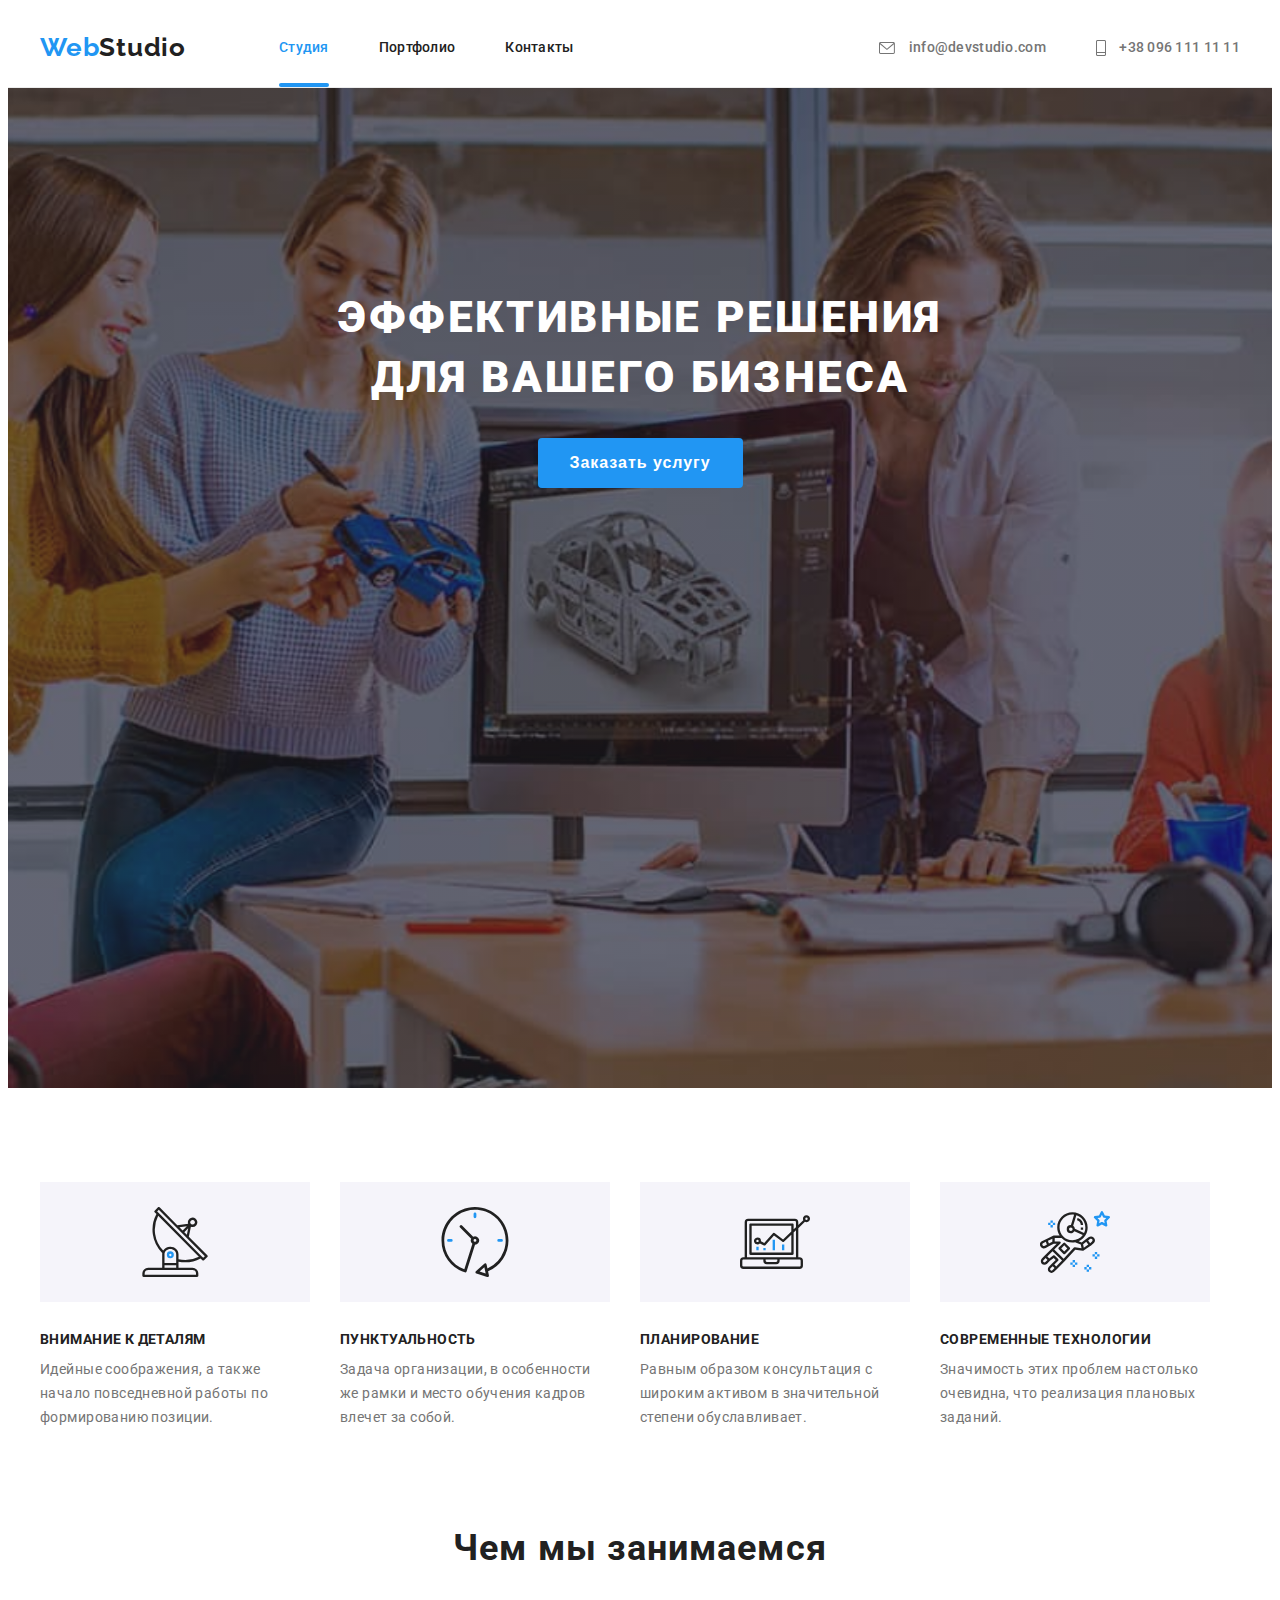
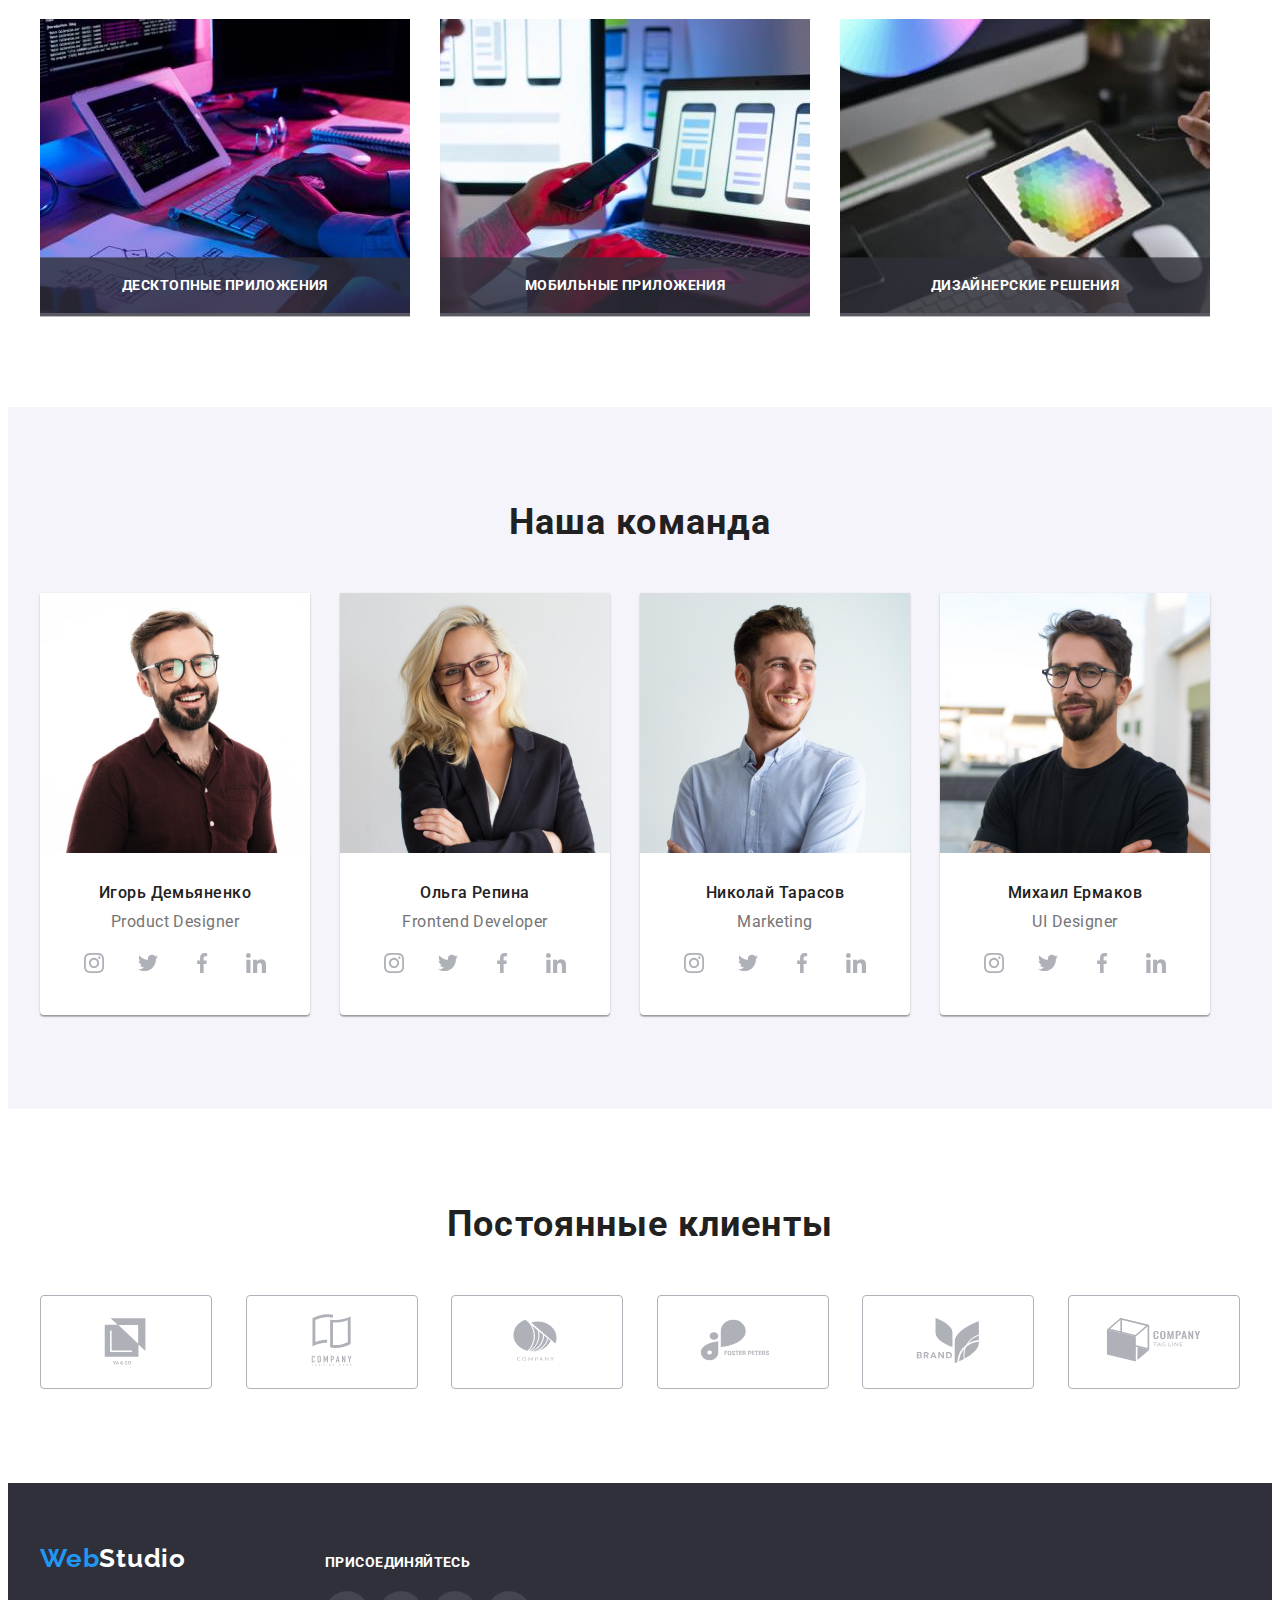
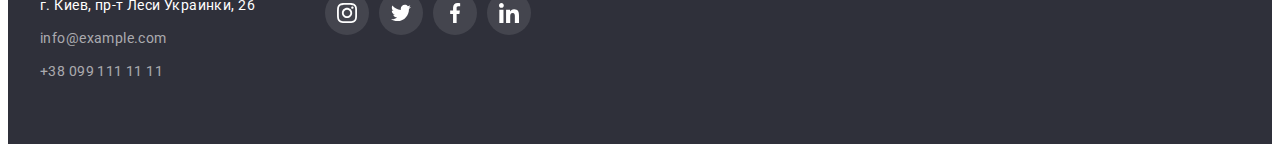
<file: index.html>
<!DOCTYPE html>
<html lang="ru">
<head>
    <meta charset="UTF-8">
    <meta http-equiv="X-UA-Compatible" content="IE=edge">
    <meta name="viewport" content="width=device-width, initial-scale=1.0">
    <title>WebStudio</title>
    <link rel="preconnect" href="https://fonts.googleapis.com">
    <link rel="preconnect" href="https://fonts.gstatic.com" crossorigin>
    <link href="https://fonts.googleapis.com/css2?family=Raleway:wght@700&family=Roboto:wght@400;500;700;900&display=swap"
        rel="stylesheet">
    <link rel="stylesheet" href="https://cdnjs.cloudflare.com/ajax/libs/modern-normalize/1.1.0/modern-normalize.min.css"
        integrity="sha512-wpPYUAdjBVSE4KJnH1VR1HeZfpl1ub8YT/NKx4PuQ5NmX2tKuGu6U/JRp5y+Y8XG2tV+wKQpNHVUX03MfMFn9Q=="
        crossorigin="anonymous" referrerpolicy="no-referrer" />
    <link rel="stylesheet" href="./css/styles.css" />
</head>
<body>
    <header class="header-border">
        <div class="container">
        <div class="header">
        <nav class="navigation">
        <a class="logo-link-header" href=""><span class="web">Web</span>Studio</a>
        <ul class="nav-list list">
            <li class="nav-list-item">
                <a class="nav-list-link current link" href="./index.html">Cтудия</a>
            </li>
            <li class="nav-list-item">
                <a class="nav-list-link link" href="./parfolio.html">Портфолио</a>
            </li>
            <li class="nav-list-item">
                <a class="nav-list-link link" href="">Контакты</a>
            </li>
        </ul>
        </nav>
        <ul class="contact-information list">
            <li class="contact-information-item">
                <svg class="mail-icon" width="16" height="12">
                    <use href="./images/symbol-defs.svg#icon-email"></use>
                </svg>
                <a class="contact-mail-header link" href="mailto:info@devstudio.com">info@devstudio.com</a>
            </li>
            <li class="contact-information-item">
                <svg class="tel-icon" width="10" height="16">
                    <use href="./images/symbol-defs.svg#icon-tel"></use>
                </svg>
                <a class="contact-number-header link" href="tel:+380961111111">+38 096 111 11 11</a>
            </li>
        </ul>
        </div>
        </div>
    </header>
<main>
    <section class="hero">
        <div class="container hero-title">
        <h1 class="main-title">Эффективные решения для вашего бизнеса</h1>
        <button data-modal-open type="button" class="hero-btn">Заказать услугу</button>
        <div class="backdrop is-hidden" data-modal>
            <div class="modal">
                <ul data-modal-close class="action">
                    <li>   
                        <button></button>
                    </li> 
                </ul>
            </div>
        </div>
        </div>
    </section>
    <section class="hero-benefits section">
    <div class="container">
        <h2 class="visually-hidden">Наши преимущества</h2>
        <ul class="benefits-list list">
            <li class="benefits-item antena">
                <h3 class="benefits">Внимание к деталям</h3>
                 <p class="description-benefits">Идейные соображения, а также начало повседневной работы по формированию позиции.</p>
            </li>
            <li class="benefits-item clock">
                <h3 class="benefits">Пунктуальность</h3>
                <p class="description-benefits">Задача организации, в особенности же рамки и место обучения кадров влечет за собой.</p>
            </li>
            <li class="benefits-item diagram">
                <h3 class="benefits">Планирование</h3>
                <p class="description-benefits">Равным образом консультация с широким активом в значительной степени обуславливает.</p>
            </li>
            <li class="benefits-item astronaut">
                <h3 class="benefits">Современные технологии</h3>
                <p class="description-benefits">Значимость этих проблем настолько очевидна, что реализация плановых заданий.</p>
            </li>
        </ul>
    </div>
    </section>
    <section class="direction-activity section">
    <div class="container">
        <h2 class="direction-activity-header">Чем мы занимаемся</h2>
        <ul class="direction-activity-list"> 
            <li class="direction-activity-item list">
                <div class="direction-activity-thumb">
                    <p class="direction-activity-description">десктопные приложения</p>
                    <div class="direction-activity-image">
                        <img src="./images/verstka.jpg" alt="Верстка" width="370" height="294">
                    </div>
                </div>
            </li>
            <li class="direction-activity-item list">
                <div class="direction-activity-thumb">
                    <p class="direction-activity-description">мобильные приложения</p>
                    <div class="direction-activity-image">
                        <img src="./images/adaptaciya.jpg" alt="Адаптация приложеня под гаджет" width="370" height="294">
                    </div>
                </div>
            </li>
            <li class="direction-activity-item list">
                <div class="direction-activity-thumb">
                    <p class="direction-activity-description">дизайнерские решения</p>
                    <div class="direction-activity-image">
                        <img src="./images/palitra.jpg" alt="Палитра" width="370" height="294">
                    </div>
                </div>
            </li>
        </ul>
    </div>
    </section>
    <section class="team section">
    <div class="container">
        <h2 class="team-header">Наша команда</h2>
        <ul class="team-list">
            <li class="team-list-item list">
                <img src="./images/igor-demjanenko.jpg" alt="Игорь Демьяненко" width="270" height="260">
                <div class="team-member-information">
                    <h3 class="team-member">Игорь Демьяненко</h3>
                    <p lang="en" class="team-position">Product Designer</p>
                    <ul class="social-link">
                        <li>
                            <a class="social-link-item" href="">
                                <svg class="links" width="20" height="20">
                                    <use href="./images/symbol-defs.svg#icon-instagram"></use>
                                </svg>
                            </a>
                        </li>
                        <li>
                            <a class="social-link-item" href="">
                                <svg class="links" width="20" height="20">
                                    <use href="./images/symbol-defs.svg#icon-twitter"></use>
                                </svg>
                            </a>
                        </li>
                        <li>
                            <a class="social-link-item" href="">
                                <svg class="links" width="20" height="20">
                                    <use href="./images/symbol-defs.svg#icon-facebook"></use>
                                </svg>
                            </a>
                        </li>
                        <li>
                            <a class="social-link-item" href="">
                                <svg class="links" width="20" height="20">
                                    <use href="./images/symbol-defs.svg#icon-linkedin"></use>
                                </svg>
                            </a>
                        </li>
                    </ul>    
                </div>
            <li class="team-list-item list">
                <img src="./images/olha-repina.jpg" alt="Ольга Репина" width="270" height="260">
                <div class="team-member-information">
                    <h3 class="team-member">Ольга Репина</h3>
                    <p lang="en" class="team-position">Frontend Developer</p>
                    <ul class="social-link">
                        <li>
                            <a class="social-link-item" href="">
                                <svg class="links" width="20" height="20">
                                    <use href="./images/symbol-defs.svg#icon-instagram"></use>
                                </svg>
                            </a>
                        </li>
                        <li>
                            <a class="social-link-item" href="">
                                <svg class="links" width="20" height="20">
                                    <use href="./images/symbol-defs.svg#icon-twitter"></use>
                                </svg>
                            </a>
                        </li>
                        <li>
                            <a class="social-link-item" href="">
                                <svg class="links" width="20" height="20">
                                    <use href="./images/symbol-defs.svg#icon-facebook"></use>
                                </svg>
                            </a>
                        </li>
                        <li>
                            <a class="social-link-item" href="">
                                <svg class="links" width="20" height="20">
                                    <use href="./images/symbol-defs.svg#icon-linkedin"></use>
                                </svg>
                            </a>
                        </li>
                    </ul>
                </div>
            </li>
            <li class="team-list-item list">
                <img src="./images/nikolai-tarasov.jpg" alt="Николай Тарасов" width="270" height="260">
                <div class="team-member-information">
                    <h3 class="team-member">Николай Тарасов</h3>
                    <p lang="en" class="team-position">Marketing</p>
                    <ul class="social-link">
                        <li>
                            <a class="social-link-item" href="">
                                <svg class="links" width="20" height="20">
                                    <use href="./images/symbol-defs.svg#icon-instagram"></use>
                                </svg>
                            </a>
                        </li>
                        <li>
                            <a class="social-link-item" href="">
                                <svg class="links" width="20" height="20">
                                    <use href="./images/symbol-defs.svg#icon-twitter"></use>
                                </svg>
                            </a>
                        </li>
                        <li>
                            <a class="social-link-item" href="">
                                <svg class="links" width="20" height="20">
                                    <use href="./images/symbol-defs.svg#icon-facebook"></use>
                                </svg>
                            </a>
                        </li>
                        <li>
                            <a class="social-link-item" href="">
                                <svg class="links" width="20" height="20">
                                    <use href="./images/symbol-defs.svg#icon-linkedin"></use>
                                </svg>
                            </a>
                        </li>
                    </ul>
                </div>
            </li>
            <li class="team-list-item list">
                <img src="./images/mikhail-ermakov.jpg" alt="Михаил Ермаков" width="270" height="260">
                <div class="team-member-information">
                    <h3 class="team-member">Михаил Ермаков</h3>
                    <p lang="en" class="team-position">UI Designer</p>
                    <ul class="social-link">
                        <li>
                            <a class="social-link-item" href="">
                                <svg class="links" width="20" height="20">
                                    <use href="./images/symbol-defs.svg#icon-instagram"></use>
                                </svg>
                            </a>
                        </li>
                        <li>
                            <a class="social-link-item" href="">
                                <svg class="links" width="20" height="20">
                                    <use href="./images/symbol-defs.svg#icon-twitter"></use>
                                </svg>
                            </a>
                        </li>
                        <li>
                            <a class="social-link-item" href="">
                                <svg class="links" width="20" height="20">
                                    <use href="./images/symbol-defs.svg#icon-facebook"></use>
                                </svg>
                            </a>
                        </li>
                        <li>
                            <a class="social-link-item" href="">
                                <svg class="links" width="20" height="20">
                                    <use href="./images/symbol-defs.svg#icon-linkedin"></use>
                                </svg>
                            </a>
                        </li>
                    </ul>
                </div>
            </li>
        </ul>
    </div>
    </section>
    <section class="clients section">
    <div class="container">
        <h2 class="clients-header">Постоянные клиенты</h2>
        <ul class="clients-list">
            <li class="clients-list-item list">
                <a href="">
                    <svg class="client-logo" width="106" height="60">
                        <use href="./images/symbol-defs.svg#icon-yaco"></use>
                    </svg>
                </a>
            </li>
            <li class="clients-list-item list">
                <a href="">
                    <svg class="client-logo" width="106" height="60">
                        <use href="./images/symbol-defs.svg#icon-company"></use>
                    </svg>
                </a>
            </li>
            <li class="clients-list-item list">
                <a href="">
                    <svg class="client-logo" width="106" height="60">
                        <use href="./images/symbol-defs.svg#icon-company2"></use>
                    </svg>
                </a>
            </li>
            <li class="clients-list-item list">
                <a href="">
                    <svg class="client-logo" width="106" height="60">
                        <use href="./images/symbol-defs.svg#icon-foster-peters"></use>
                    </svg>
                </a>
            </li>
            <li class="clients-list-item list">
                <a href="">
                    <svg class="client-logo" width="106" height="60">
                        <use href="./images/symbol-defs.svg#icon-brand"></use>
                    </svg>
                </a>
            </li>
            <li class="clients-list-item list">
                <a href="">
                    <svg class="client-logo" width="106" height="60">
                        <use href="./images/symbol-defs.svg#icon-tag-line"></use>
                    </svg>
                </a>
            </li>
        </ul>
    </div>
    </section>
</main>
<footer class="footer">
        <div class="container">
            <div class="footer-container">
                <div class="left">
                     <a class= "logo-link-footer" href=""><span class="web">Web</span>Studio</a>
                    <address>
                        <ul class="address-list list"> 
                            <li class="address-list-item">
                                <a 
                                class="point-map link"
                                href="https://goo.gl/maps/nuu3AL4f5tX6AC7Y9"
                                target="_blank" 
                                rel="noopener noreferrer">г. Киев, пр-т Леси Украинки, 26
                                </a>
                            </li>
                            <li class="address-list-item">
                                <a class="contact-mail-footer link" href="mailto:info@example.com">info@example.com</a>
                            </li>
                            <li class="address-list-item">
                                <a class="contact-number-footer link" href="tel:+380991111111">+38 099 111 11 11</a>
                            </li>
                        </ul>
                    </address>
                </div>
                <div class="right">
                    <div class="footer-social-links">
                        <p class="footer-inscription">Присоединяйтесь</p>
                        <ul class="footer-social-link">
                            <li class="footer-social-link-item">
                                <a class="wrapper-footer-links" href="">
                                    <svg class="footer-links" width="20" height="20">
                                        <use href="./images/symbol-defs.svg#icon-instagram"></use>
                                    </svg>
                                </a>
                            </li>
                            <li class="footer-social-link-item">
                                <a class="wrapper-footer-links" href="">
                                    <svg class="footer-links" width="20" height="20">
                                        <use href="./images/symbol-defs.svg#icon-twitter"></use>
                                    </svg>
                                </a>
                            </li>
                            <li class="footer-social-link-item">
                                <a class="wrapper-footer-links" href="">
                                    <svg class="footer-links" width="20" height="20">
                                        <use href="./images/symbol-defs.svg#icon-facebook"></use>
                                    </svg>
                                </a>
                            </li>
                            <li class="footer-social-link-item">
                                <a class="wrapper-footer-links" href="">
                                    <svg class="footer-links" width="20" height="20">
                                        <use href="./images/symbol-defs.svg#icon-linkedin"></use>
                                    </svg>
                                </a>
                            </li>
                        </ul>
                    </div>
                </div>
            </div>
        </div>
    </footer>
    <script src="./js/modal.js"></script>
    </body>
    </html>
</file>
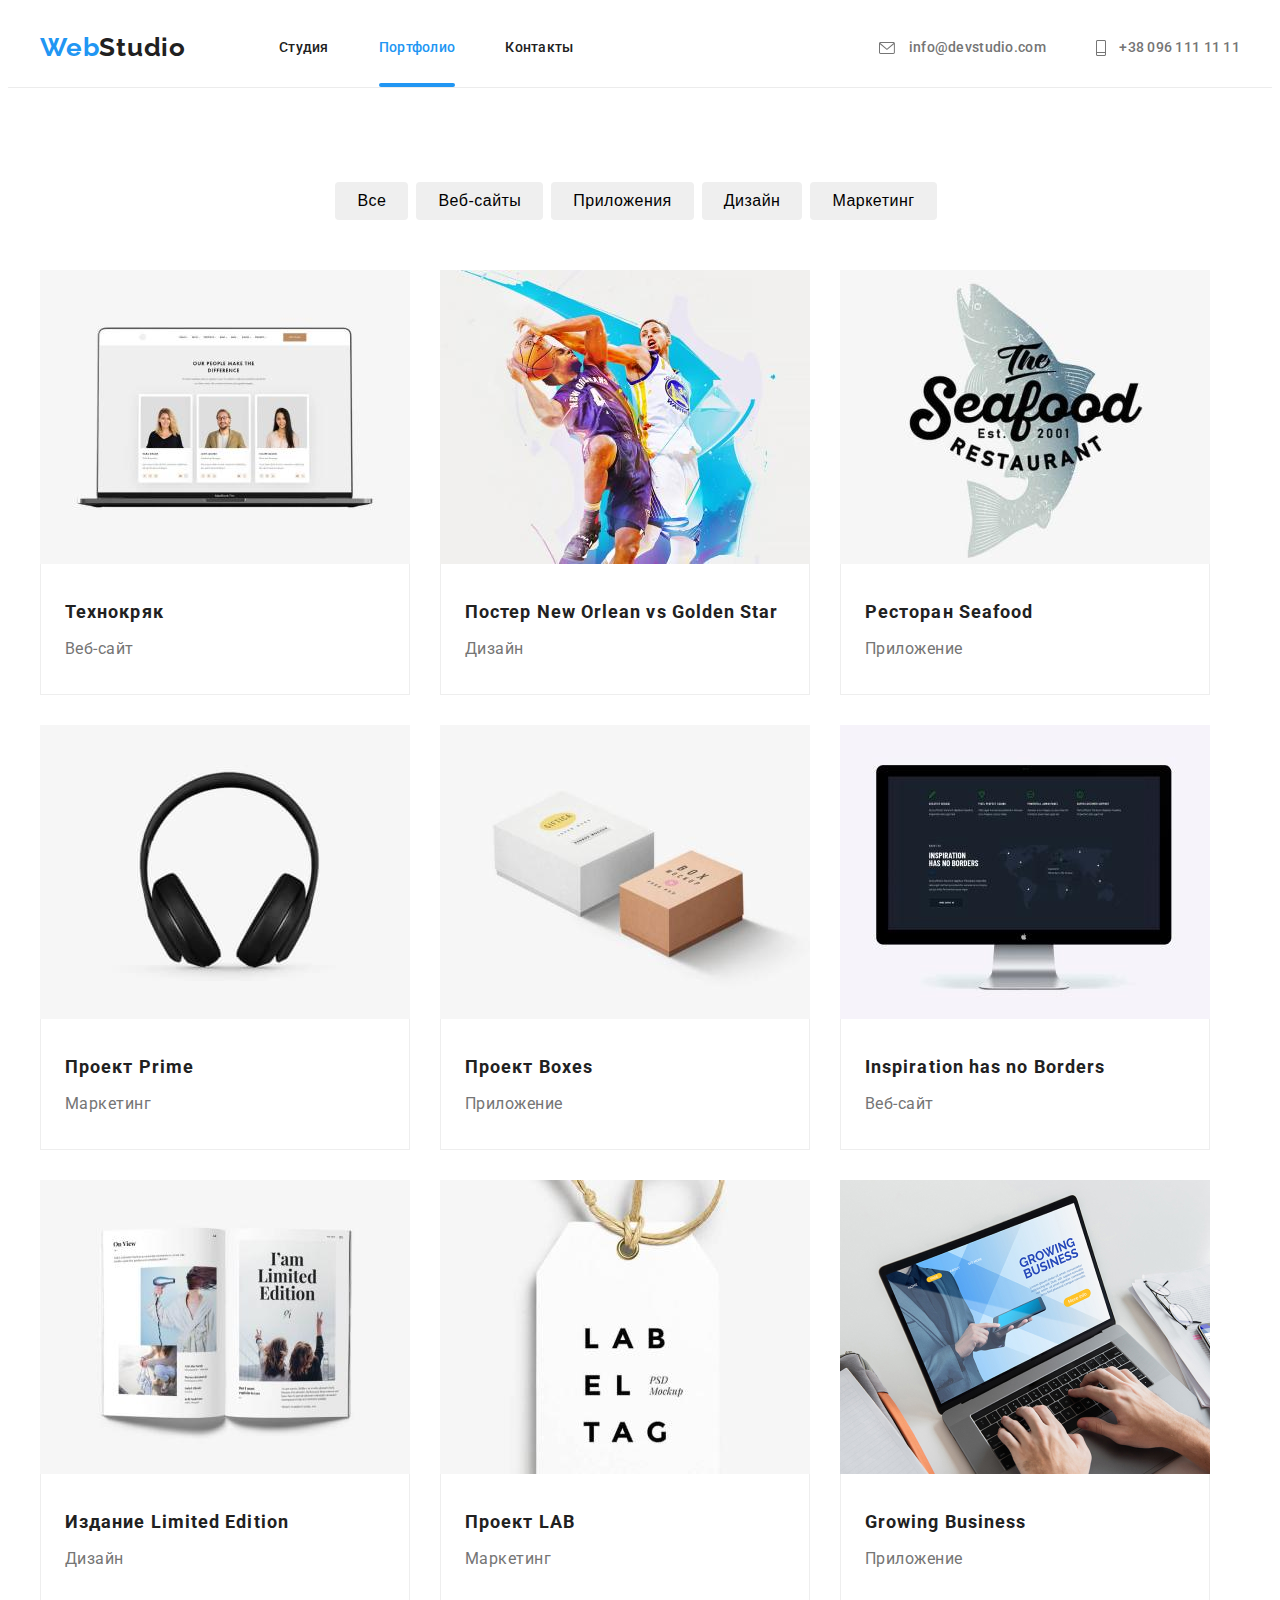
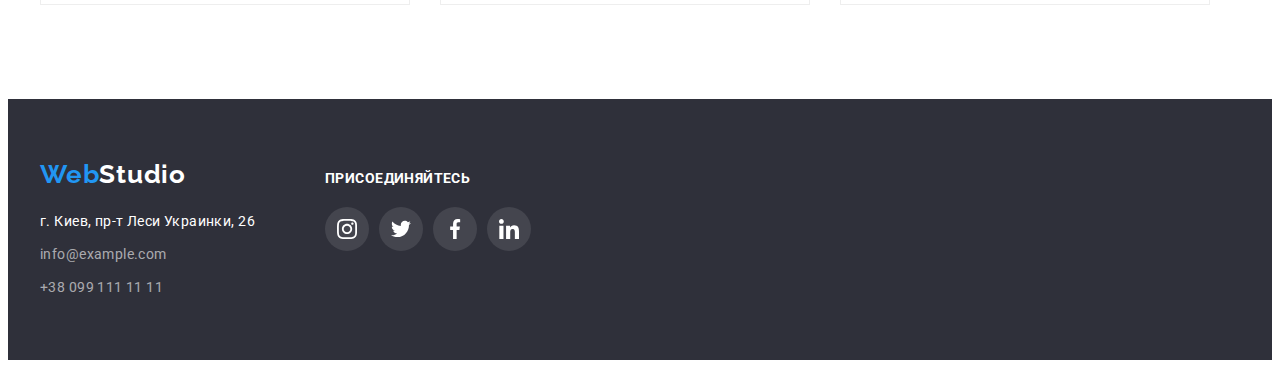
<file: parfolio.html>
<!DOCTYPE html>
<html lang="ru">
<head>
    <meta charset="UTF-8">
    <meta http-equiv="X-UA-Compatible" content="IE=edge">
    <meta name="viewport" content="width=device-width, initial-scale=1.0">
    <title>Portfolio</title>
    <link rel="preconnect" href="https://fonts.googleapis.com">
    <link rel="preconnect" href="https://fonts.gstatic.com" crossorigin>
    <link href="https://fonts.googleapis.com/css2?family=Raleway:wght@700&family=Roboto:wght@400;500;700;900&display=swap"
        rel="stylesheet">
    <link rel="stylesheet" href="https://cdnjs.cloudflare.com/ajax/libs/modern-normalize/1.1.0/modern-normalize.min.css"
        integrity="sha512-wpPYUAdjBVSE4KJnH1VR1HeZfpl1ub8YT/NKx4PuQ5NmX2tKuGu6U/JRp5y+Y8XG2tV+wKQpNHVUX03MfMFn9Q=="
        crossorigin="anonymous" referrerpolicy="no-referrer" />
    <link rel="stylesheet" href="./css/styles.css"/>
</head>
<body>
    <header class="header-border">
        <div class="container">
        <div class="header">
        <nav class="navigation">
        <a class="logo-link-header" href=""><span class="web">Web</span>Studio</a>
        <ul class="nav-list list">
            <li class="nav-list-item">
                <a class="nav-list-link link" href="./index.html">Cтудия</a>
            </li>
            <li class="nav-list-item">
                <a class="nav-list-link current link" href="./parfolio.html">Портфолио</a>
            </li>
            <li class="nav-list-item">
                <a class="nav-list-link link" href="">Контакты</a>
            </li>
        </ul>
        </nav>
            <ul class="contact-information list">
                <li class="contact-information-item">
                    <svg class="mail-icon" width="16" height="12">
                        <use href="./images/symbol-defs.svg#icon-email"></use>
                    </svg>
                    <a class="contact-mail-header link" href="mailto:info@devstudio.com">info@devstudio.com</a>
                </li>
                <li class="contact-information-item">
                    <svg class="tel-icon" width="10" height="16">
                        <use href="./images/symbol-defs.svg#icon-tel"></use>
                    </svg>
                    <a class="contact-number-header link" href="tel:+380961111111">+38 096 111 11 11</a>
                </li>
            </ul>
        </div>
        </div>
    </header>
    <main>
        <section class="portfolio-hero">
    <div class="container">
            <h1 class="visually-hidden">Наши проекты</h1>
        <ul class="portfolio-btn-list list">
            <li><button class="portfolio-btn-item" type="button">Все</button></li>
            <li><button class="portfolio-btn-item" type="button">Веб-сайты</button></li>
            <li><button class="portfolio-btn-item" type="button">Приложения</button></li>
            <li><button class="portfolio-btn-item" type="button">Дизайн</button></li>
            <li><button class="portfolio-btn-item" type="button">Маркетинг</button></li>
        </ul>
        <ul class="portfolio-projects-list">
             <li class="portfolio-projects-item list">
                <a class="portfolio-projects-item-link link" href="">
                    <div class="image">
                    <img src="./images/tehnokrjak.jpg" alt="Технокряк" width="370" height="294">    
                    <p class="portfolio-projects-description">Ресурс предлагает комплексные предложения с разным уровнем функционала и
                        сервисов. Все это позволит посетителю получить
                        исчерпывающие сведения о компании или частном лице.</p>
                    </div>
                    <div class="project-description">
                    <h3 class="portfolio-name-projects">Технокряк</h3>   
                    <p class="portfolio-type-projects">Веб-сайт</p>
                    </div>
                </a>    
            </li>
            <li class="portfolio-projects-item list">
                <a class="portfolio-projects-item-link link" href="">
                    <div class="image">
                    <img src="./images/poster-new-orlean-vs-golden-star.jpg" alt="Постер New Orlean vs Golden Star" width="370" height="294">
                    <p class="portfolio-projects-description">Ресурс предлагает комплексные предложения с разным уровнем функционала и
                            сервисов. Все это позволит посетителю получить
                            исчерпывающие сведения о компании или частном лице.</p>
                    </div>
                    <div class="project-description">
                    <h3 class="portfolio-name-projects">Постер New Orlean vs Golden Star</h3>
                    <p class="portfolio-type-projects">Дизайн</p>
                    </div>
                </a>
            </li>
            <li class="portfolio-projects-item list">
                <a class="portfolio-projects-item-link link" href="">
                    <div class="image">
                    <img src="./images/restoran-seafood.jpg" alt="Ресторан Seafood" width="370" height="294">
                    <p class="portfolio-projects-description">Ресурс предлагает комплексные предложения с разным уровнем функционала и
                        сервисов. Все это позволит посетителю получить
                        исчерпывающие сведения о компании или частном лице.</p>
                    </div>
                    <div class="project-description">
                    <h3 class="portfolio-name-projects">Ресторан Seafood</h3>
                    <p class="portfolio-type-projects">Приложение</p>
                    </div>
                </a>
            </li>
            <li class="portfolio-projects-item list">
                <a class="portfolio-projects-item-link link" href="">
                    <div class="image">
                        <img src="./images/proekt-prime.jpg" alt="Проект Prime" width="370" height="294">
                    <p class="portfolio-projects-description">Ресурс предлагает комплексные предложения с разным уровнем функционала и
                        сервисов. Все это позволит посетителю получить
                        исчерпывающие сведения о компании или частном лице.</p>
                    </div>
                    <div class="project-description">
                    <h3 class="portfolio-name-projects">Проект Prime</h3>
                    <p class="portfolio-type-projects">Маркетинг</p>
                    </div>
                </a>
            </li>
            <li class="portfolio-projects-item list">
                <a class="portfolio-projects-item-link link" href="">
                    <div class="image">
                        <img src="./images/proekt-boxes.jpg" alt="Проект Boxes" width="370" height="294">
                    <p class="portfolio-projects-description">Ресурс предлагает комплексные предложения с разным уровнем функционала и
                            сервисов. Все это позволит посетителю получить
                            исчерпывающие сведения о компании или частном лице.</p>
                    </div>
                    <div class="project-description">
                    <h3 class="portfolio-name-projects">Проект Boxes</h3>
                    <p class="portfolio-type-projects">Приложение</p>
                    </div>
                </a>
            </li>
            <li class="portfolio-projects-item list">
                <a class="portfolio-projects-item-link link" href="">
                    <div class="image">
                        <img src="./images/inspiration-has-no-borders.jpg" alt="Inspiration has no Borders" width="370" height="294">
                    <p class="portfolio-projects-description">Ресурс предлагает комплексные предложения с разным уровнем функционала и
                            сервисов. Все это позволит посетителю получить
                            исчерпывающие сведения о компании или частном лице.</p>
                    </div>
                    <div class="project-description">
                    <h3 class="portfolio-name-projects">Inspiration has no Borders</h3>
                    <p class="portfolio-type-projects">Веб-сайт</p>
                    </div>
                </a>
            </li>
            <li class="portfolio-projects-item list">
                <a class="portfolio-projects-item-link link" href="">
                    <div class="image">
                        <img src="./images/izdanie-limited-edition.jpg" alt="Издание Limited Edition" width="370" height="294">
                    <p class="portfolio-projects-description">Ресурс предлагает комплексные предложения с разным уровнем функционала и
                            сервисов. Все это позволит посетителю получить
                            исчерпывающие сведения о компании или частном лице.</p>
                    </div>
                    <div class="project-description">
                    <h3 class="portfolio-name-projects">Издание Limited Edition</h3>
                    <p class="portfolio-type-projects">Дизайн</p>
                    </div>
                </a>
            </li>
            <li class="portfolio-projects-item list">
                <a class="portfolio-projects-item-link link" href="">
                    <div class="image">
                        <img src="./images/proekt-lab.jpg" alt="Проект LAB" width="370" height="294">
                    <p class="portfolio-projects-description">Ресурс предлагает комплексные предложения с разным уровнем функционала и
                            сервисов. Все это позволит посетителю получить
                            исчерпывающие сведения о компании или частном лице.</p>
                    </div>
                    <div class="project-description">
                    <h3 class="portfolio-name-projects">Проект LAB</h3>
                    <p class="portfolio-type-projects">Маркетинг</p>
                    </div>
                </a>
            </li>
            <li class="portfolio-projects-item list">
                <a class="portfolio-projects-item-link link" href="">
                    <div class="image">
                        <img src="./images/growing-business.jpg" alt="Growing Business" width="370" height="294">
                    <p class="portfolio-projects-description">Ресурс предлагает комплексные предложения с разным уровнем функционала и
                            сервисов. Все это позволит посетителю получить
                            исчерпывающие сведения о компании или частном лице.</p>
                    </div>
                    <div class="project-description">
                    <h3 class="portfolio-name-projects">Growing Business</h3>
                    <p class="portfolio-type-projects">Приложение</p>
                    </div>
                </a>
            </li>
        </ul>
    </div>
    </section>
    </main>
    <footer class="footer">
        <div class="container">
            <div class="footer-container">
                <div class="left">
                    <a class="logo-link-footer" href=""><span class="web">Web</span>Studio</a>
                    <address>
                        <ul class="address-list list">
                            <li class="address-list-item">
                                <a 
                                class="point-map link"
                                href="https://goo.gl/maps/nuu3AL4f5tX6AC7Y9"
                                target="_blank"
                                rel="noopener noreferrer">г. Киев, пр-т Леси Украинки, 26
                                </a>
                            </li>
                            <li class="address-list-item">
                                <a class="contact-mail-footer link" href="mailto:info@example.com">info@example.com</a>
                            </li>
                            <li class="address-list-item">
                                <a class="contact-number-footer link" href="tel:+380991111111">+38 099 111 11 11</a>
                            </li>
                        </ul>
                    </address>
                </div>
                <div class="right">
                    <div class="footer-social-links">
                        <p class="footer-inscription">Присоединяйтесь</p>
                        <ul class="footer-social-link">
                            <li class="footer-social-link-item">
                                <a class="wrapper-footer-links" href="">
                                    <svg class="footer-links" width="20" height="20">
                                        <use href="./images/symbol-defs.svg#icon-instagram"></use>
                                    </svg>
                                </a>
                            </li>
                            <li class="footer-social-link-item">
                                <a class="wrapper-footer-links" href="">
                                    <svg class="footer-links" width="20" height="20">
                                        <use href="./images/symbol-defs.svg#icon-twitter"></use>
                                    </svg>
                                </a>
                            </li>
                            <li class="footer-social-link-item">
                                <a class="wrapper-footer-links" href="">
                                    <svg class="footer-links" width="20" height="20">
                                        <use href="./images/symbol-defs.svg#icon-facebook"></use>
                                    </svg>
                                </a>
                            </li>
                            <li class="footer-social-link-item">
                                <a class="wrapper-footer-links" href="">
                                    <svg class="footer-links" width="20" height="20">
                                        <use href="./images/symbol-defs.svg#icon-linkedin"></use>
                                    </svg>
                                </a>
                            </li>
                        </ul>
                    </div>
                </div>
            </div>
        </div>
    </footer>
    </body>
    </html>
</file>
<file: css/styles.css>
/* -----------------RESETS----------------- */
h1,
h2,
h3,
h4,
p {
  margin-top: 0;
  margin-bottom: 0;
}

ul,
ol {
  margin-top: 0;
  margin-bottom: 0;
  padding-left: 0;
}

img {
  display: block;
}

address {
  font-style: normal;
}

.list {
  list-style: none;
}

.link {
  text-decoration: none;
}

:root {
  --dark-text-color: #212121;
  --light-text-color: #757575;
  --wight-text-color: #fff;
  --focus-color: #2196f3;
  --dark-background-color: #2f303a;
  --light-background-color: #F5F4FA;
  --svg-color: #AFB1B8;
  --footer-contacts-color: rgba(255, 255, 255, 0.6);
}

body {
  font-family: "Roboto", sans-serif;
  letter-spacing: 0.03em;
  font-size: 14px;
}

/* -----------------HEADER----------------- */

.container {
  width: 1200px;
  margin-left: auto;
  margin-right: auto;
  padding-left: 15px;
  padding-right: 15px;
  /* outline: 1px solid crimson; */
}

.section {
  padding-top: 94px;
  padding-bottom: 94px;
}

.header-border {
  border-bottom: 1px solid #ECECEC;
}

.header {
  display: flex;
  align-items: center;
}

.navigation {
  display: flex;
  align-items: center;
}

.nav-list {
  display: flex;
  align-items: center;
}

.contact-information {
  display: flex;
  align-items: center;
  margin-left: auto;
  /* outline: 2px solid tomato; */
}

.logo-link-header {
  margin-right: 93px;
  font-family: Raleway;
  font-weight: 700;
  font-size: 26px;
  line-height: 1.19;
  letter-spacing: 0.03em;
  text-decoration-line: none;
  padding-top: 24px;
  padding-bottom: 24px;
  color: var(--dark-text-color);
}

.web {
  color: var(--focus-color);
}

.nav-list-link {
  font-weight: 500;
  font-size: 14px;
  line-height: 1.14;
  letter-spacing: 0.02em;
  padding-top: 32px;
  padding-bottom: 32px;
  color: var(--dark-text-color);
  transition: color 250ms cubic-bezier(0.4, 0, 0.2, 1);
}

.nav-list-link:hover,
.nav-list-link:focus,
.nav-list-link:active {
  color: var(--focus-color);
}

.nav-list-link.current {
  color: var(--focus-color)
}

.nav-list-item:not(:last-child) {
  margin-right: 50px;
}

.contact-information-item {
  /* outline: 2px solid teal; */
  transition: color, fill 250ms cubic-bezier(0.4, 0, 0.2, 1);
}

.current {
  position: relative;
}

.current::after {
  position: absolute;
  content: "";
  display: block;
  bottom: 0;
  left: 0;
  width: 100%;
  height: 4px;
  border-radius: 2px;
  background-color: var(--focus-color);
}

.contact-information-item:not(:last-child) {
  margin-right: 50px;
}

.contact-mail-header {
  font-weight: 500;
  font-size: 14px;
  line-height: 1.14;
  letter-spacing: 0.02em;
  padding-top: 32px;
  padding-bottom: 32px;
  vertical-align: middle;
  color: var(--light-text-color);
  vertical-align: middle;
  transition: color 250ms cubic-bezier(0.4, 0, 0.2, 1);
}

.contact-mail-header:hover,
.contact-mail-header:focus {
  color: var(--focus-color);
}

.mail-icon {
  fill: inherit;
  vertical-align: middle;
  margin-right: 10px;
}

.contact-number-header {
  font-weight: 500;
  font-size: 14px;
  line-height: 1.14;
  letter-spacing: 0.02em;
  padding-top: 32px;
  padding-bottom: 32px;
  vertical-align: middle;
  color: var(--light-text-color);
  transition: color 250ms cubic-bezier(0.4, 0, 0.2, 1);
}

.contact-number-header:hover,
.contact-number-header:focus {
  color: var(--focus-color);
}

.tel-icon {
  vertical-align: middle;
  margin-right: 10px;
  fill: inherit;
}

.contact-information-item {
  color: var(--light-text-color);
  fill: var(--light-text-color);
}

.contact-information-item:hover,
.contact-information-item:focus {
  color: var(--focus-color);
  fill: var(--focus-color);
}

/* -----------------HERO----------------- */

.hero {
  max-width: 1600px;
  text-align: center;
  height: 600px;
  margin-left: auto;
  margin-right: auto;
  padding-top: 200px;
  padding-bottom: 200px;
  background-color: var(--dark-background-color);
  background-image: linear-gradient(
    to right, 
    rgba(47, 48, 58, 0.4),
    rgba(47, 48, 58, 0.4)
    ),
  url(../images/shapka-fon.jpg);
  background-repeat: no-repeat;
  background-position: center;
  background-size: cover;
}

.main-title {
  font-weight: 900;
  font-size: 44px;
  line-height: 1.36;
  letter-spacing: 0.06em;
  text-transform: uppercase;
  margin-bottom: 30px;
  text-align: center;
  color: var(--wight-text-color);
  /* outline: 2px solid crimson; */
}

.hero-title {
  width: 696px;
}

.hero-btn {
  font-weight: 700;
  font-size: 16px;
  line-height: 1.88;
  letter-spacing: 0.06em;
  padding-top: 10px;
  padding-bottom: 10px;
  padding-left: 32px;
  padding-right: 32px;
  cursor: pointer;
  border: none;
  border-radius: 4px;
  color: var(--wight-text-color);
  background-color: var(--focus-color);
  transition: color, background-color 250ms cubic-bezier(0.4, 0, 0.2, 1);
}

.hero-btn:hover,
.hero-btn:focus {
  color: var(--wight-text-color);
  background-color: var(--focus-color);
  box-shadow: 0px 4px 4px rgba(0, 0, 0, 0.15);
}

/* .close {
  outline: 2px solid teal;
  position: absolute;
  background-image: url(../images/close.svg);
  right: 8px;
  top: 8px;
} */

.backdrop {
  position: fixed;
  /* opacity: 0; */
  top: 0;
  left: 0;
  width: 100%;
  height: 100%;
  background-color: rgba(0, 0, 0, 0.2);
  opacity: 1;
  transition-property: opacity;
  transition-duration: 500ms;
  transition-timing-function: cubic-bezier(0.4, 0, 0.2, 1);
  /* outline: 4px solid teal; */
  z-index: 10;
}

.backdrop.is-hidden {
  opacity: 0;
  pointer-events: none;
}

.backdrop.is-hidden .modal {
  opacity: 0;
  transition-property: opacity;
  transition-duration: 500ms;
  transition-timing-function: cubic-bezier(0.4, 0, 0.2, 1);
}

.modal {
  position: absolute;
  top: 50%;
  left: 50%;
  transform: translate(-50%, -50%);
  min-height: 580px;
  min-width: 528px;
  background-color: var(--wight-text-color);
  box-shadow: 0px 1px 3px rgba(0, 0, 0, 0.12), 0px 1px 1px rgba(0, 0, 0, 0.14), 0px 2px 1px rgba(0, 0, 0, 0.2);
  border-radius: 4px;
  opacity: 1;
  transition-property: opacity;
  transition-duration: 500ms;
  transition-timing-function: cubic-bezier(0.4, 0, 0.2, 1);
  z-index: 10;
}

.action {
  position: absolute;
  top: 8px;
  right: 8px;
  display: flex;
  justify-content: center;
  align-items: center;
  width: 30px;
  height: 30px;
  list-style: none;
  border-radius: 50%;
  border: 1px solid rgba(0, 0, 0, 0.1);
  cursor: pointer;
}

.action button {
  display: block;
  fill: var(--svg-color);
  border: none;
  width: 11px;
  height: 11px;
  background-repeat: no-repeat;
  background-color: var(--wight-text-color);
  background-image: url(../images/close.svg);
  background-position: center;
  cursor: pointer;
}

/* .close {
  position: absolute;
  top: 8px;
  right: 8px;
  outline: 3px solid #ECECEC;
  border-radius: 50%;
  border: 1px solid var(--svg-color);
  cursor: pointer;
  outline: 2px solid teal;
  display: block;
  width: 30px;
  height: 30px;
  padding: 10px;
  color: var(--svg-color);
  fill: var(--svg-color);
  background-image: url(../images/close.svg);
} */

/* -----------------HERO-BENEFITS----------------- */

.hero-benefits {

}

.benefits-list {
  display: flex;
  /* outline: 1px solid tomato; */
}

.benefits-item:not(:last-child) {
margin-right: 30px;
}

.benefits-item::before {
  display: block;
  content: "";
  width: 270px;
  height: 120px;
  margin-bottom: 30px;
  background-color: #F5F4FA;
  background-repeat: no-repeat;
  background-position: center;
}

.antena::before {
  background-image: url(../images/antena.svg);
}

.clock::before {
  background-image: url(../images/clock.svg);
}

.diagram::before {
  background-image: url(../images/diagram.svg);
}

.astronaut::before {
  background-image: url(../images/astronaut.svg);
}

.wrapper {
  display: flex;
  padding: 0;
  margin: 0;
  list-style: none;
  width: 270px;
  height: 120px;
  margin-bottom: 30px;
  padding-top: 25px;
  padding-bottom: 25px;
  background-color: #F5F4FA;
  /* outline: 1px solid tomato; */
}

.benefits-item {
  /* outline: 1px solid tomato; */
}

.benefits {
  font-weight: 700;
  margin-bottom: 10px;
  font-size: 14px;
  line-height: 1.14;
  letter-spacing: 0.03em;
  text-transform: uppercase;
  color: var(--dark-text-color);
}

.description-benefits {
  font-weight: 400;
  font-size: 14px;
  line-height: 1.71;
  letter-spacing: 0.03em;
  width: 270px;
  height: 75px;
  color: var(--light-text-color);
}

/* -----------------DIRECTION-ACTIVITY----------------- */

.direction-activity {
  padding-top: 0;
}

.direction-activity-header {
  font-weight: 700;
  font-size: 36px;
  line-height: 1.17;
  letter-spacing: 0.03em;
  text-align: center;
  color: var(--dark-text-color);
  margin-bottom: 50px;
}

.direction-activity-list {
  display: flex;
}

.direction-activity-item:not(:last-child) {
  margin-right: 30px;
}

.direction-activity-thumb {
  position: relative;
}

.direction-activity-image {
  position: relative;
}

.direction-activity-description {
  position: absolute;
  font-weight: 700;
  width: 100%;
  height: 20%;
  display: flex;
  align-items: center;
  justify-content: center;
  font-size: 14px;
  line-height: 1.14;
  letter-spacing: 0.03em;
  text-transform: uppercase;
  color: var(--wight-text-color);
  left: 50%;
  bottom: 9%;
  transform: translate(-50%, 50%);
  z-index: 1;
  /* outline: 2px solid teal; */
  background-color: rgba(47, 48, 58, 0.8);
}

/* -----------------TEAM----------------- */

.team {
  background-color: var(--light-background-color);
  /* outline: 2px solid teal; */
}

.team-member-information {
  padding-left: 32px;
  padding-right: 32px;
  padding-top: 30px;
  padding-bottom: 30px;
}

.team-list {
  display: flex;
  /* outline: 2px solid teal; */
}

.team-list-item {
  background-color: #fff;
  text-align: center;
  box-shadow: 0px 1px 3px rgba(0, 0, 0, 0.12),
  0px 1px 1px rgba(0, 0, 0, 0.14),
  0px 2px 1px rgba(0, 0, 0, 0.2);
  border-radius: 0px 0px 4px 4px;
  /* outline: 2px solid teal; */
}

.team-list-item:not(:last-child) {
  margin-right: 30px;
}

.team-header {
  font-weight: bold;
  font-size: 36px;
  line-height: 1.17;
  letter-spacing: 0.03em;
  text-align: center;
  margin-bottom: 50px;
  color: var(--dark-text-color);
}

.team-member {
  font-weight: 500;
  font-size: 16px;
  line-height: 1.19;
  letter-spacing: 0.03em;
  margin-bottom: 10px;
  color: var(--dark-text-color);
}

.team-position {
  font-weight: 400;
  font-size: 16px;
  line-height: 1.19;
  letter-spacing: 0.03em;
  margin-bottom: 10px;
  color: var(--light-text-color);
}

.social-link {
  display: flex;
  padding: 0;
  margin: 0;
  list-style: none;
  justify-content: space-between;
  /* outline: 2px solid teal; */
}

.social-link-item:hover {
  background-color: var(--focus-color);
  fill: var(--wight-text-color);
}

.social-link-item {
  display: flex;
  justify-content: center;
  align-items: center;
  padding: 0;
  width: 44px;
  height: 44px;
  border-radius: 50%;
  fill: #AFB1B8;
  transition: fill, background-color 250ms cubic-bezier(0.4, 0, 0.2, 1);
  /* outline: 2px solid teal; */
}

.social-link-item:not(:last-child) {
  margin-right: 10px;
}

/* -----------------CLIENTS----------------- */

.clients {
  /* background-color: var(--light-background-color); */
  /* outline: 2px solid teal; */
}

.clients-list {
  display: flex;
  justify-content: space-between;
  /* outline: 2px solid teal; */
}

.clients-list-item {
  display: flex;
  justify-content: center;
  align-items: center;
  width: 170px;
  height: 92px;
  border-radius: 4px;
  cursor: pointer;
  fill: var(--svg-color);
  border: 1px solid var(--svg-color);
  /* outline: 2px solid tomato; */
  transition: fill 250ms cubic-bezier(0.4, 0, 0.2, 1), border 250ms cubic-bezier(0.4, 0, 0.2, 1);
}

.clients-list-item:hover {
  fill: var(--focus-color);
  border: 1px solid var(--focus-color);
}

.clients-header {
  font-weight: bold;
  font-size: 36px;
  line-height: 1.17;
  letter-spacing: 0.03em;
  text-align: center;
  margin-bottom: 50px;
  color: var(--dark-text-color);
}

.client-logo {
  fill: inherit;
}

/* -----------------FOOTER----------------- */


.logo-link-footer {
  font-family: Raleway;
  font-weight: 700;
  font-size: 26px;
  line-height: 1.19;
  letter-spacing: 0.03em;
  text-decoration-line: none;
  color: var(--wight-text-color);
}

.footer {
  padding-top: 60px;
  padding-bottom: 60px;
  background-color: var(--dark-background-color);
}

.address-list {
  margin-top: 20px;
}

.address-list-item:not(:last-child) {
  margin-bottom: 9px;
}

.point-map {
  font-weight: 400;
  font-size: 14px;
  line-height: 1.71;
  letter-spacing: 0.03em;
  color: var(--wight-text-color);
  transition: color 250ms cubic-bezier(0.4, 0, 0.2, 1);
}

.point-map:hover,
.point-map:focus {
  color: var(--focus-color);
}

.contact-mail-footer {
  font-weight: 400;
  font-size: 14px;
  line-height: 1.71;
  letter-spacing: 0.03em;
  color: var(--footer-contacts-color);
  transition: color 250ms cubic-bezier(0.4, 0, 0.2, 1);
}

.contact-mail-footer:hover,
.contact-mail-footer:focus {
  color: var(--focus-color);
}

.contact-number-footer {
  font-style: normal;
  font-weight: 400;
  font-size: 14px;
  line-height: 1.71;
  letter-spacing: 0.03em;
  color: var(--footer-contacts-color);
  transition: color 250ms cubic-bezier(0.4, 0, 0.2, 1);
}

.contact-number-footer:hover,
.contact-number-footer:focus {
  color: var(--focus-color);
}

.footer-container {
  display: flex;
  align-items: baseline;
}

.footer-social-link {
  display: flex;
  /* padding: 0;
  margin: 0; */
  /* outline: 1px solid teal; */
}

.footer-social-link-item {
  display: flex;
  justify-content: center;
  align-items: center;
  /* padding: 0; */
  color: var(--dark-text-color);
  width: 44px;
  height: 44px;
  border-radius: 50%;
  background-color: rgba(255, 255, 255, 0.1);
  /* outline: 2px solid teal; */
  fill: var(--wight-text-color);
  transition: background-color 250ms cubic-bezier(0.4, 0, 0.2, 1);
}

.wrapper-footer-links {
  width: 20px;
  height: 20px;
}

.footer-links {
  /* width: 20px;
  height: 20px; */
  /* outline: 2px solid teal; */
  fill: inherit;
}

/* .footer-links:hover {
  fill: var(--wight-text-color)
} */

.footer-social-link-item:hover {
  background-color: var(--focus-color);
}

.footer-social-link-item:not(:last-child) {
  margin-right: 10px;
}

.left {
  margin-right: 70px;
}

.footer-inscription {
  font-weight: 700;
  font-size: 14px;
  line-height: 1.14;
  letter-spacing: 0.03em;
  margin-bottom: 20px;
  text-transform: uppercase;
  color: var(--wight-text-color);
}

/* -----------------PORTFOLIO-HEADER----------------- */

/* -----------------PARTFOLIO-HERO----------------- */

.portfolio-hero {
  padding-top: 94px;
  padding-bottom: 94px;
}

.visually-hidden {
  position: absolute;
  width: 1px;
  height: 1px;
  margin: -1px;
  padding: 0;
  overflow: hidden;
  border: 0;
  clip: rect(0 0 0 0);
}

.portfolio-btn-list {
  display: flex;
  justify-content: center;
  margin-bottom: 50px;
}

.portfolio-btn-item {
  cursor: pointer;
  margin-right: 8px;
}

.portfolio-btn-item {
  font-weight: 500;
  font-size: 16px;
  line-height: 1.62;
  letter-spacing: 0.03em;
  border: none;
  border-radius: 4px;
  padding-top: 6px;
  padding-bottom: 6px;
  padding-left: 22px;
  padding-right: 22px;
  transition: background-color 250ms cubic-bezier(0.4, 0, 0.2, 1), color 250ms cubic-bezier(0.4, 0, 0.2, 1), box-shadow 250ms cubic-bezier(0.4, 0, 0.2, 1);
}

.portfolio-btn-item:hover,
.portfolio-btn-item:focus {
  background-color: var(--focus-color);
  color: var(--wight-text-color);
  box-shadow: 0px 3px 1px rgba(0, 0, 0, 0.1),
  0px 1px 2px rgba(0, 0, 0, 0.08),
  0px 2px 2px rgba(0, 0, 0, 0.12);
}

.portfolio-projects-item {
  transition: box-shadow 250ms cubic-bezier(0.4, 0, 0.2, 1);
}

.portfolio-projects-item:hover {
  box-shadow: 0px 1px 1px rgba(0, 0, 0, 0.12),
  0px 4px 4px rgba(0, 0, 0, 0.06),
  1px 4px 6px rgba(0, 0, 0, 0.16);
}

.portfolio-projects-item:not(:nth-child(3n)) {
  margin-right: 30px;
}

.portfolio-projects-item:not(:nth-last-child(-n + 3)) {
  margin-bottom: 30px;
}

.image {
  position: relative;
  overflow: hidden;
}

.project-description {
  padding-top: 30px;
  padding-bottom: 30px;
  padding-left: 24px;
  border-left: 1px solid #EEEEEE;
  border-right: 1px solid #EEEEEE;
  border-bottom: 1px solid #EEEEEE;
  text-decoration: none;
}

.portfolio-projects-description {
  content: "";
  position: absolute;
  width: 100%;
  height: 100%;
  opacity: 0.9;
  left: 0;
  top: 0;
  padding-left: 24px;
  padding-top: 64px;
  padding-right: 24px;
  padding-bottom: 64px;
  font-weight: 400;
  font-size: 18px;
  line-height: 1.56;
  letter-spacing: 0.03em;
  color: var(--wight-text-color);
  transform: translateY(101%);
  transition: transform 250ms cubic-bezier(0.4, 0, 0.2, 1);
  background-color: var(--focus-color)
}

.portfolio-projects-item:hover .portfolio-projects-description {
  transform: translate(0)
}

/* .thumb {
  position: relative;
  overflow: hidden;
} */

/* .image::before {
  display: inline-block;
  content: "";
  text-align: center;
  position: absolute;
  width: 100%;
  height: 100%;
  opacity: 0;
  top: 0;
  left: 0;
  transform: translateY(100%);
  transition: transform 250ms cubic-bezier(0.4, 0, 0.2, 1);
  background-color: var(--focus-color)
} */

/* .image:hover::before {
  content: "";
  opacity: 0.5;
  top: 0;
  left: 0;
  transform: translate(0)
} */

.portfolio-projects-list {
  display: flex;
  flex-wrap: wrap;
  /* outline: 2px solid teal; */
}

.portfolio-name-projects {
  font-weight: 700;
  font-size: 18px;
  line-height: 2;
  letter-spacing: 0.06em;
  padding-bottom: 4px;
  color: var(--dark-text-color);
}

.portfolio-type-projects {
  font-weight: 400;
  font-size: 16px;
  line-height: 1.88;
  letter-spacing: 0.03em;
  color: var(--light-text-color);
}

/* -----------------PARTFOLIO-FOOTER----------------- */
</file>
